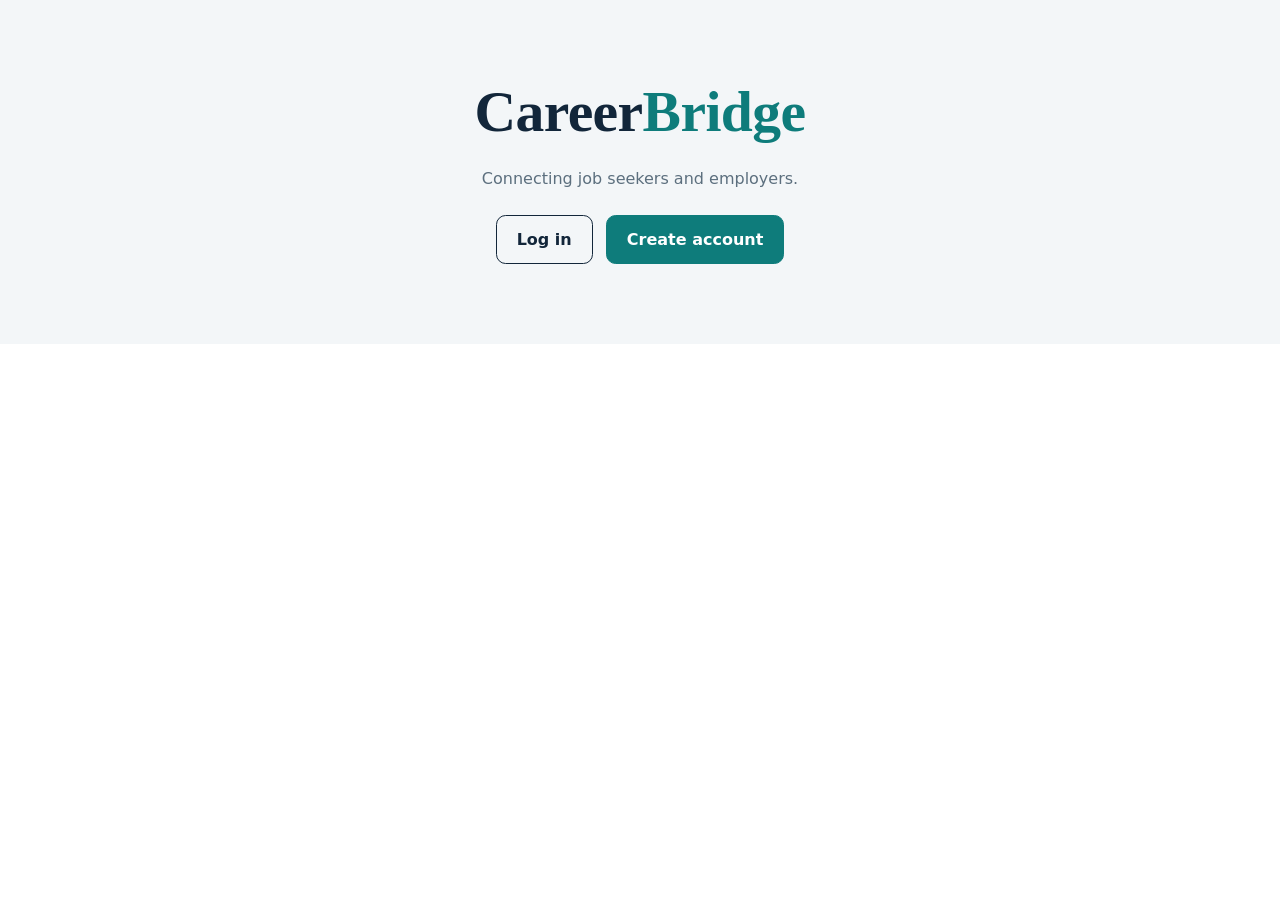
<file: index.html>
<!DOCTYPE html>
<html lang="en">
<head>
  <meta charset="utf-8">
  <meta name="viewport" content="width=device-width, initial-scale=1">
  <link href="https://cdn.jsdelivr.net/npm/bootstrap@5.3.3/dist/css/bootstrap.min.css" rel="stylesheet">
  <link href="css/style.css" rel="stylesheet">
  <title>CareerBridge</title>
</head>
<body>
<section class="hero text-center">
  <div class="container">
    <h1>Career<span style="color:var(--teal)">Bridge</span></h1>
    <p class="text-muted-cb my-4">Connecting job seekers and employers.</p>
    <a class="btn btn-outline-ink me-2" href="login.html">Log in</a>
    <a class="btn btn-brand" href="register.html">Create account</a>
  </div>
</section>
</body>
</html>
</file>
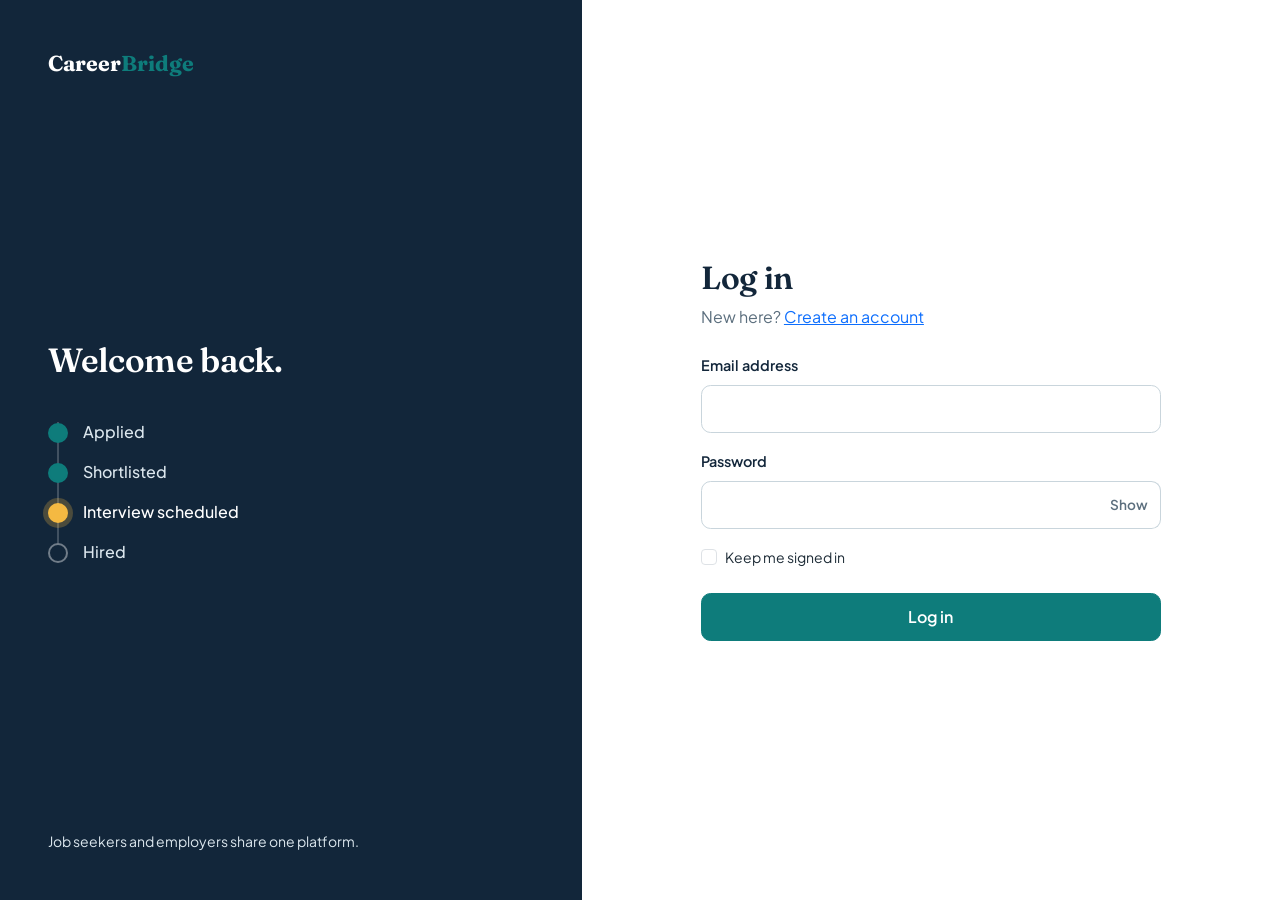
<file: dashboard.html>
<!DOCTYPE html>
<html lang="en">
<head>
  <meta charset="utf-8">
  <meta name="viewport" content="width=device-width, initial-scale=1">
  <link href="https://fonts.googleapis.com/css2?family=Fraunces:wght@600;700&family=Plus+Jakarta+Sans:wght@400;500;600;700&display=swap" rel="stylesheet">
  <link href="https://cdn.jsdelivr.net/npm/bootstrap@5.3.3/dist/css/bootstrap.min.css" rel="stylesheet">
  <link href="css/style.css" rel="stylesheet">
  <title>Dashboard | CareerBridge</title>
</head>
<body>
<div class="container py-5" style="max-width:720px">
  <a class="brand" href="index.html">Career<span>Bridge</span></a>
  <div class="dash-card mt-4">
    <h1 id="hello">Loading…</h1>
    <p><span class="badge-role" id="role"></span></p>
    <button class="btn btn-outline-ink btn-sm" id="logout">Log out</button>
  </div>
</div>
<script>
fetch('api/me.php').then(r => r.json()).then(d => {
  if (!d.ok) return location.replace('login.html');
  document.getElementById('hello').textContent = 'Welcome, ' + d.user.name;
  document.getElementById('role').textContent = d.user.role;
}).catch(() => location.replace('login.html'));
document.getElementById('logout').onclick = () => fetch('api/logout.php').then(() => location.replace('login.html'));
</script>
</body>
</html>
</file>
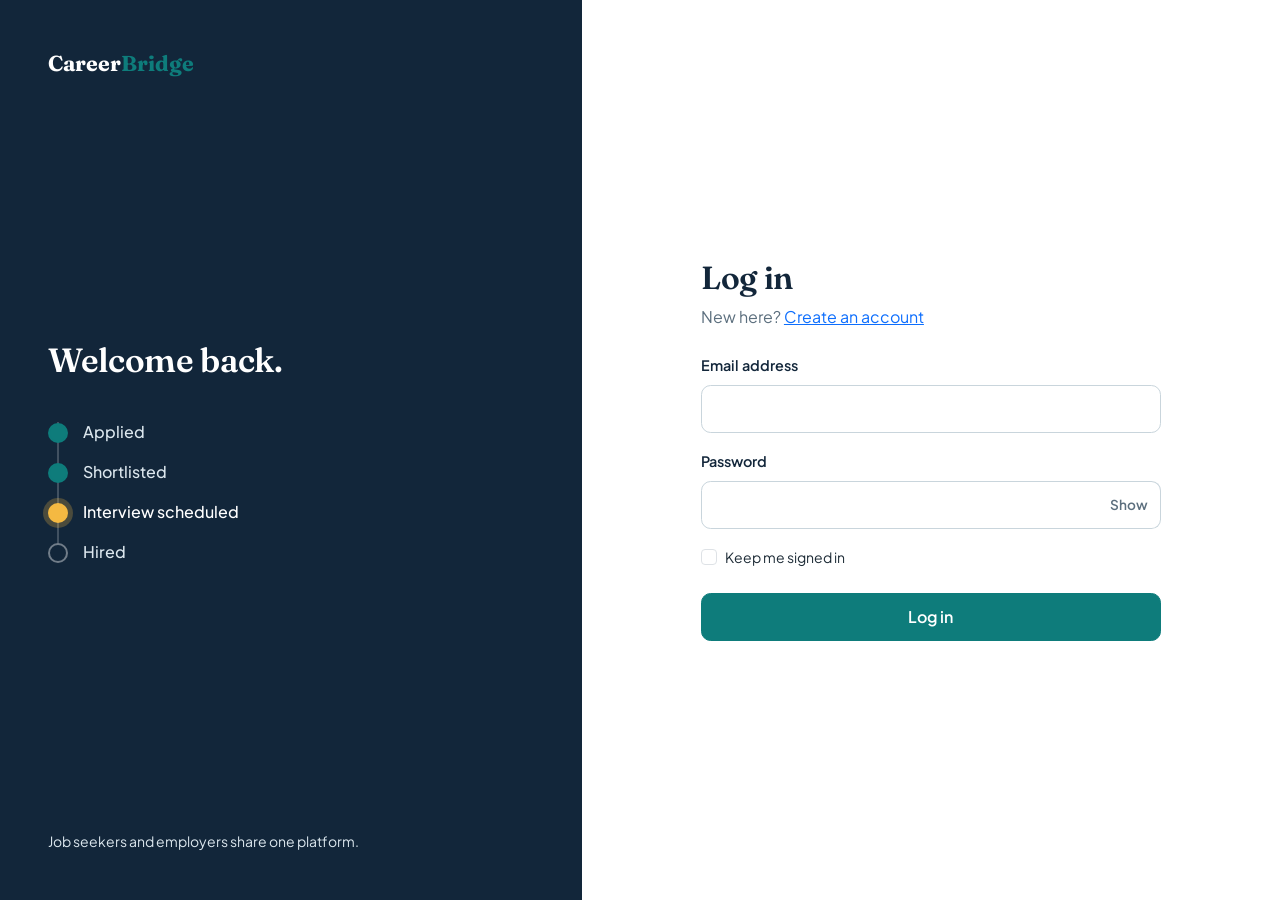
<file: login.html>
<!DOCTYPE html>
<html lang="en">
<head>
  <meta charset="utf-8">
  <meta name="viewport" content="width=device-width, initial-scale=1">
  <link href="https://fonts.googleapis.com/css2?family=Fraunces:wght@600;700&family=Plus+Jakarta+Sans:wght@400;500;600;700&display=swap" rel="stylesheet">
  <link href="https://cdn.jsdelivr.net/npm/bootstrap@5.3.3/dist/css/bootstrap.min.css" rel="stylesheet">
  <link href="css/style.css" rel="stylesheet">
  <title>Log in | CareerBridge</title>
</head>
<body>
<main class="auth">
  <aside class="auth-brand">
    <a class="brand" href="index.html">Career<span>Bridge</span></a>
    <div>
      <h2>Welcome back.</h2>
      <ul class="pipeline" aria-hidden="true">
        <li class="done">Applied</li><li class="done">Shortlisted</li><li class="now">Interview scheduled</li><li>Hired</li>
      </ul>
    </div>
    <small>Job seekers and employers share one platform.</small>
  </aside>
  <section class="auth-form">
    <div class="auth-card">
      <h1>Log in</h1>
      <p class="text-muted-cb mb-4">New here? <a href="register.html">Create an account</a></p>
      <form id="loginForm" novalidate>
        <div class="mb-3">
          <label class="form-label" for="email">Email address</label>
          <input type="email" class="form-control" id="email" name="email" required autocomplete="email">
          <div class="invalid-feedback">Enter a valid email address.</div>
        </div>
        <div class="mb-3">
          <label class="form-label" for="password">Password</label>
          <div class="input-group has-validation">
            <input type="password" class="form-control" id="password" name="password" required autocomplete="current-password">
            <button type="button" class="btn btn-toggle" aria-label="Show or hide password">Show</button>
            <div class="invalid-feedback">Enter your password.</div>
          </div>
        </div>
        <div class="form-check mb-4">
          <input class="form-check-input" type="checkbox" id="remember" name="remember">
          <label class="form-check-label small" for="remember">Keep me signed in</label>
        </div>
        <button class="btn btn-brand w-100" type="submit" id="submitBtn">Log in</button>
      </form>
    </div>
  </section>
</main>
<script src="https://cdn.jsdelivr.net/npm/bootstrap@5.3.3/dist/js/bootstrap.bundle.min.js"></script>
<script src="js/ui.js"></script>
<script src="js/login.js"></script>
</body>
</html>
</file>
<file: css/style.css>
/* ==========================================================
   CareerBridge – Global styles (M1: User Management & Auth)
   ========================================================== */
:root{
  --ink:#12263A; --teal:#0E7C7B; --teal-d:#0A5F5E; --amber:#F4B942;
  --mist:#F3F6F8; --line:#DDE5EA; --muted:#5C6F7E;
  --bs-body-font-family:'Plus Jakarta Sans',system-ui,sans-serif;
  --bs-body-color:#1D2B36; --bs-link-color:#0E7C7B; --bs-link-hover-color:#0A5F5E;
}
body{background:#fff}
h1,h2,h3,h4{font-family:'Fraunces',Georgia,serif;font-weight:600;color:var(--ink);letter-spacing:-.01em}
:focus-visible{outline:3px solid var(--amber)!important;outline-offset:2px}
.text-muted-cb{color:var(--muted)}

/* Brand mark & buttons */
.brand{font-family:'Fraunces',serif;font-weight:700;font-size:1.35rem;color:var(--ink);text-decoration:none}
.brand span{color:var(--teal)}
.btn-brand{background:var(--teal);border-color:var(--teal);color:#fff;font-weight:600;padding:.7rem 1.25rem;border-radius:.6rem}
.btn-brand:hover,.btn-brand:focus{background:var(--teal-d);border-color:var(--teal-d);color:#fff}
.btn-outline-ink{border:1.5px solid var(--ink);color:var(--ink);font-weight:600;border-radius:.6rem;padding:.7rem 1.25rem}
.btn-outline-ink:hover{background:var(--ink);color:#fff}
.btn-sm{padding:.45rem .9rem!important}

/* Form controls */
.form-label{font-weight:600;font-size:.9rem;color:var(--ink)}
.form-control,.form-select{padding:.7rem .9rem;border-color:#C9D5DC;border-radius:.6rem}
.form-control:focus,.form-select:focus{border-color:var(--teal);box-shadow:0 0 0 .2rem rgba(14,124,123,.15)}
.input-group .btn-toggle{border:1px solid #C9D5DC;border-left:0;background:#fff;color:var(--muted);border-radius:0 .6rem .6rem 0;font-size:.85rem;font-weight:600}
.input-group .form-control{border-radius:.6rem 0 0 .6rem}

/* Role switch (segmented control) */
.role-switch{display:grid;grid-template-columns:1fr 1fr;gap:.35rem;background:var(--mist);padding:.35rem;border-radius:.8rem}
.role-switch input{position:absolute;opacity:0}
.role-switch label{text-align:center;padding:.65rem .5rem;border-radius:.6rem;font-weight:600;cursor:pointer;color:var(--muted);transition:all .15s}
.role-switch input:checked+label{background:#fff;color:var(--ink);box-shadow:0 1px 4px rgba(18,38,58,.15)}
.role-switch input:focus-visible+label{outline:3px solid var(--amber)}

/* Password strength meter */
.strength{height:6px;background:var(--line);border-radius:4px;overflow:hidden;margin-top:.5rem}
.strength-bar{height:100%;width:0;transition:width .25s,background .25s}
.strength-text{font-size:.8rem;color:var(--muted);margin-top:.25rem;min-height:1.2rem}

/* Auth split layout */
.auth{min-height:100vh;display:grid;grid-template-columns:5fr 6fr}
.auth-brand{background:var(--ink);color:#DCE7EE;padding:3rem;display:flex;flex-direction:column;justify-content:space-between}
.auth-brand .brand{color:#fff}
.auth-brand h2{color:#fff;font-size:2.1rem;line-height:1.2}
.auth-form{display:flex;align-items:center;justify-content:center;padding:2.5rem 1.5rem}
.auth-card{width:100%;max-width:460px}
.auth-card h1{font-size:2rem}

/* Hiring pipeline motif (mirrors the application statuses in US-13) */
.pipeline{list-style:none;padding:0;margin:2rem 0 0;position:relative}
.pipeline::before{content:"";position:absolute;left:9px;top:10px;bottom:10px;width:2px;background:rgba(255,255,255,.2)}
.pipeline li{position:relative;padding:.5rem 0 .5rem 2.2rem;font-weight:500}
.pipeline li::before{content:"";position:absolute;left:0;top:.7rem;width:20px;height:20px;border-radius:50%;background:var(--ink);border:2px solid rgba(255,255,255,.4)}
.pipeline li.done::before{background:var(--teal);border-color:var(--teal)}
.pipeline li.now::before{background:var(--amber);border-color:var(--amber);box-shadow:0 0 0 5px rgba(244,185,66,.25)}
.pipeline li.now{color:#fff}

/* Landing */
.hero{background:var(--mist);padding:5rem 0}
.hero h1{font-size:clamp(2.3rem,5vw,3.6rem);line-height:1.1}
.panel{background:#fff;border:1px solid var(--line);border-radius:1rem;padding:1.75rem;box-shadow:0 12px 32px rgba(18,38,58,.08)}
.panel .pipeline{margin-top:1rem}
.panel .pipeline::before{background:var(--line)}
.panel .pipeline li{color:var(--muted)}
.panel .pipeline li.now{color:var(--ink)}
.panel .pipeline li::before{background:#fff;border-color:#B8C6CF}
.panel .pipeline li.done::before{background:var(--teal);border-color:var(--teal)}
.panel .pipeline li.now::before{background:var(--amber);border-color:var(--amber)}
.feature{border-left:3px solid var(--teal);padding-left:1rem}

/* Dashboard */
.dash-card{border:1px solid var(--line);border-radius:1rem;padding:1.5rem;height:100%}
.badge-role{background:rgba(14,124,123,.12);color:var(--teal-d);font-weight:600;padding:.4rem .7rem;border-radius:2rem}

/* Reset-password steps */
.step{display:none}.step.active{display:block}
.code-input{letter-spacing:.6em;text-align:center;font-size:1.4rem;font-weight:700}

@media (max-width:900px){.auth{grid-template-columns:1fr}.auth-brand{display:none}}
@media (prefers-reduced-motion:reduce){*{transition:none!important}}

/* Unread count shown next to Notifications / Messages in the top bar (M7) */
.nav-badge{display:inline-block;min-width:1.25rem;margin-left:.35rem;padding:.1rem .4rem;border-radius:2rem;background:#D64545;color:#fff;font-size:.7rem;font-weight:700;line-height:1.2;text-align:center}
</file>
